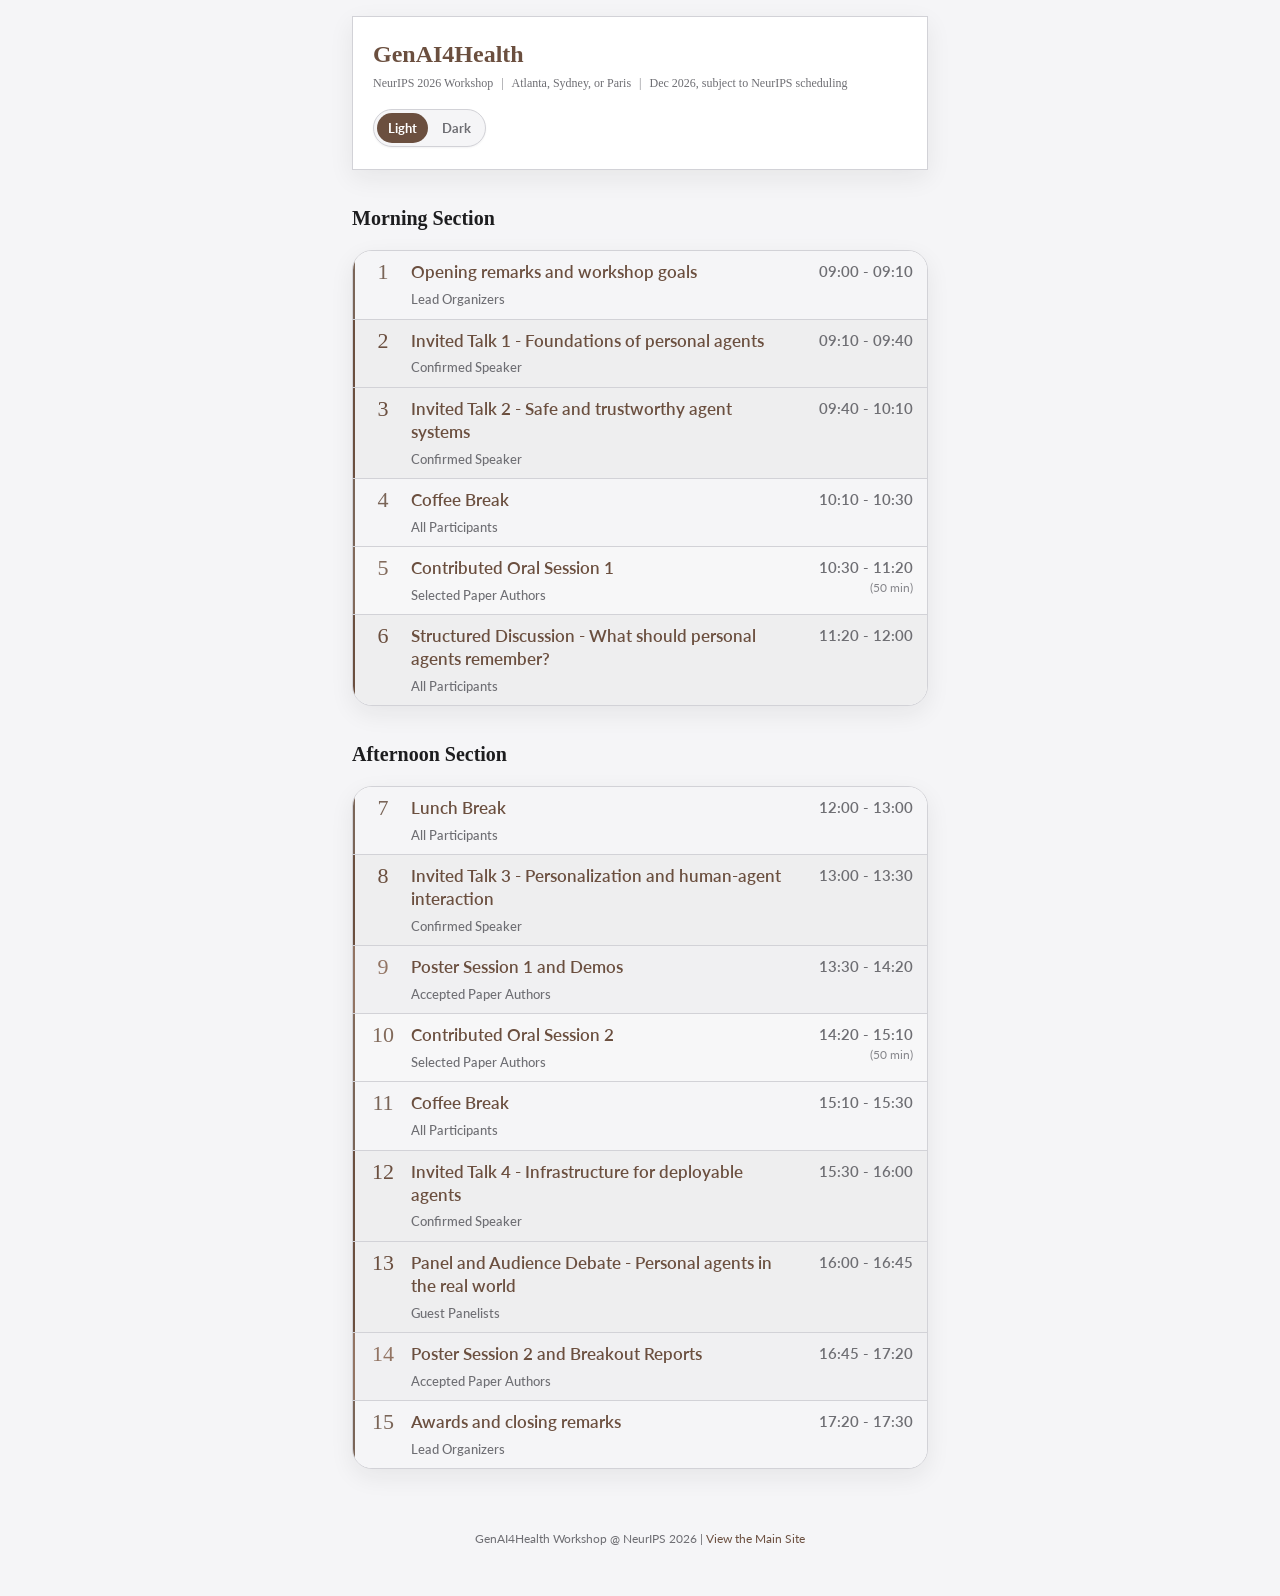
<file: schedule.html>
<!DOCTYPE html>
<html lang="en">

<head>
  <meta charset="UTF-8" />
  <meta name="viewport" content="width=device-width, initial-scale=1.0" />
  <title>Schedule - GenAI4Health Workshop @ NeurIPS 2026</title>
  <meta name="title" content="Schedule - GenAI4Health Workshop @ NeurIPS 2026">
  <meta name="description"
    content="Tentative schedule for the GenAI4Health Workshop at NeurIPS 2026">
  <!-- Open Graph / Facebook -->
  <meta property="og:type" content="website">
  <meta property="og:url" content="https://genai4health.github.io/genai4health2026_sourceCode-/schedule.html">
  <meta property="og:title" content="Schedule - GenAI4Health Workshop @ NeurIPS 2026">
  <meta property="og:description"
    content="Tentative schedule for the GenAI4Health Workshop at NeurIPS 2026">
  <meta property="og:image" content="https://genai4health.github.io/genai4health2026_sourceCode-/public/genai-health-hero.png">
  <!-- Twitter -->
  <meta name="twitter:card" content="summary_large_image">
  <meta name="twitter:url" content="https://genai4health.github.io/genai4health2026_sourceCode-/schedule.html">
  <meta name="twitter:title" content="Schedule - GenAI4Health Workshop @ NeurIPS 2026">
  <meta name="twitter:description"
    content="Tentative schedule for the GenAI4Health Workshop at NeurIPS 2026">
  <meta name="twitter:image" content="https://genai4health.github.io/genai4health2026_sourceCode-/public/genai-health-hero.png">
  <!-- Canonical -->
  <link rel="canonical" href="https://genai4health.github.io/genai4health2026_sourceCode-/schedule.html">
  <script>
    (function () {
      const key = 'genai4health-theme';
      const choice = ['light', 'dark'].includes(localStorage.getItem(key))
        ? localStorage.getItem(key)
        : 'light';
      const theme = choice;
      document.documentElement.dataset.theme = theme;
      document.documentElement.dataset.themeChoice = choice;
      document.documentElement.style.colorScheme = theme;
    })();
  </script>
  <link rel="icon" type="image/png" href="public/favicon.png">
  <!-- Google Fonts -->
  <link rel="preconnect" href="https://fonts.googleapis.com">
  <link rel="preconnect" href="https://fonts.gstatic.com" crossorigin>
  <link href="https://fonts.googleapis.com/css2?family=Lato:wght@400;600;700&family=Inter:wght@300;400;600&display=swap"
    rel="stylesheet">
  <style>
    :root {
      color-scheme: light;
      --background: #f5f5f7;
      --surface: #ffffff;
      --surface-muted: #f5f5f7;
      --surface-tint: #f0f0f2;
      --border: #d2d2d7;
      --text: #1d1d1f;
      --text-muted: #6e6e73;
      --text-subtle: #86868b;
      --accent: #6b4f3f;
      --accent-hover: #4f392d;
      --accent-contrast: #ffffff;
      --button: #6b4f3f;
      --button-hover: #4f392d;
      --focus-ring: rgba(107, 79, 63, 0.22);
      --shadow-sm: 0 1px 2px rgba(29, 29, 31, 0.05);
      --shadow-md: 0 8px 24px rgba(29, 29, 31, 0.07);
      --category-neutral: #7a6558;
      --category-invited: #6b4f3f;
      --category-poster: #927463;
      --category-lightning: #826a5b;
      --category-neutral-bg: #f5f5f7;
      --category-invited-bg: #eeeeef;
      --category-poster-bg: #f0f0f2;
      --category-lightning-bg: #f7f7f8;
      --neon-700: var(--accent);
      --neon-400: #927463;
      --gray-400: var(--border);
      --gray-600: var(--text-muted);
      --white: var(--surface);
      --bg-light: var(--background);
      --color-blue: var(--category-neutral);
      --color-purple: var(--category-invited);
      --color-orange: var(--category-poster);
      --color-green: var(--category-lightning);
      --color-blue-light: var(--category-neutral-bg);
      --color-purple-light: var(--category-invited-bg);
      --color-orange-light: var(--category-poster-bg);
      --color-green-light: var(--category-lightning-bg);
    }

    html[data-theme="dark"] {
      color-scheme: dark;
      --background: #000000;
      --surface: #1d1d1f;
      --surface-muted: #2c2c2e;
      --surface-tint: #242426;
      --border: #3a3a3c;
      --text: #f5f5f7;
      --text-muted: #a1a1a6;
      --text-subtle: #86868b;
      --accent: #d2b49c;
      --accent-hover: #e4c8b1;
      --accent-contrast: #241913;
      --button: #d2b49c;
      --button-hover: #e4c8b1;
      --focus-ring: rgba(210, 180, 156, 0.30);
      --shadow-sm: 0 1px 2px rgba(0, 0, 0, 0.35);
      --shadow-md: 0 12px 32px rgba(0, 0, 0, 0.30);
      --category-neutral: #b9967d;
      --category-invited: #d2b49c;
      --category-poster: #c7a58a;
      --category-lightning: #ad8d77;
      --category-neutral-bg: #161617;
      --category-invited-bg: #1d1d1f;
      --category-poster-bg: #242426;
      --category-lightning-bg: #202022;
    }

    * {
      margin: 0;
      padding: 0;
      box-sizing: border-box;
    }

    body {
      font-family: 'Lato', 'Inter', -apple-system, BlinkMacSystemFont, 'Segoe UI', Roboto, sans-serif;
      background-color: var(--background);
      color: var(--text);
      line-height: 1.6;
      -webkit-font-smoothing: antialiased;
      -moz-osx-font-smoothing: grayscale;
      transition: background-color 0.3s ease, color 0.3s ease;
    }

    .container {
      max-width: 600px;
      margin: 0 auto;
      padding: 16px 12px;
    }

    /* Header Styles */
    .header {
      background: var(--surface);
      border: 1px solid var(--border);
      box-shadow: var(--shadow-md);
      padding: 22px 20px;
      margin-bottom: 28px;
    }

    .header-title {
      font-family: 'Palatino', 'Palatino Linotype', serif;
      font-size: 24px;
      font-weight: bold;
      color: var(--accent);
      margin-bottom: 4px;
      line-height: 1.3;
    }

    .header-meta {
      display: flex;
      flex-wrap: wrap;
      gap: 8px;
      font-family: 'Palatino', 'Palatino Linotype', serif;
      font-size: 12px;
      color: var(--text-muted);
      align-items: center;
    }

    .header-meta-item {
      white-space: nowrap;
    }

    .header-meta-divider {
      color: var(--text-subtle);
    }

    .theme-switcher {
      display: inline-flex;
      align-items: center;
      gap: 2px;
      padding: 3px;
      margin-top: 16px;
      border: 1px solid var(--border);
      border-radius: 999px;
      background: var(--surface-muted);
      box-shadow: var(--shadow-sm);
    }

    .theme-option {
      display: inline-flex;
      align-items: center;
      justify-content: center;
      min-height: 30px;
      padding: 0.3rem 0.7rem;
      border: 0;
      border-radius: 999px;
      background: transparent;
      color: var(--text-muted);
      cursor: pointer;
      font: inherit;
      font-size: 13px;
      font-weight: 700;
      line-height: 1;
      transition: background-color 0.2s ease, color 0.2s ease, box-shadow 0.2s ease;
    }

    .theme-option:hover {
      color: var(--text);
      background: var(--surface);
    }

    .theme-option:focus-visible {
      outline: none;
      box-shadow: 0 0 0 3px var(--focus-ring);
    }

    .theme-option[aria-pressed="true"] {
      color: var(--accent-contrast);
      background: var(--button);
    }

    /* Section Styles */
    .section {
      margin-bottom: 28px;
    }

    .section-title {
      font-family: 'Palatino', 'Palatino Linotype', serif;
      font-size: 20px;
      font-weight: bold;
      color: var(--text);
      margin-bottom: 12px;
      padding: 4px 0;
    }

    /* Schedule List */
    .schedule-list {
      background: var(--surface);
      border: 1px solid var(--border);
      border-radius: 20px;
      box-shadow: var(--shadow-md);
      overflow: hidden;
    }

    .schedule-item {
      display: flex;
      border-top: 1px solid var(--border);
    }

    .schedule-item:first-child {
      border-top: none;
    }

    .schedule-item:last-child {
      border-bottom: none;
    }

    .schedule-number {
      width: 58px;
      flex-shrink: 0;
      padding: 8px 16px;
      border-left: 2px solid var(--neon-400);
      display: flex;
      align-items: flex-start;
      justify-content: center;
    }

    /* Opening, breaks, closing - blue */
    .schedule-item-opening,
    .schedule-item-break,
    .schedule-item-closing {
      background-color: var(--color-blue-light);
    }

    .schedule-item-opening .schedule-number,
    .schedule-item-break .schedule-number,
    .schedule-item-closing .schedule-number {
      border-left-color: var(--color-blue);
    }

    .schedule-item-opening .schedule-number-text,
    .schedule-item-break .schedule-number-text,
    .schedule-item-closing .schedule-number-text {
      color: var(--color-blue);
    }

    /* Invited talks, panel - purple */
    .schedule-item-invited,
    .schedule-item-panel {
      background-color: var(--color-purple-light);
    }

    .schedule-item-invited .schedule-number,
    .schedule-item-panel .schedule-number {
      border-left-color: var(--color-purple);
    }

    .schedule-item-invited .schedule-number-text,
    .schedule-item-panel .schedule-number-text {
      color: var(--color-purple);
    }

    /* Poster sessions */
    .schedule-item-poster {
      background-color: var(--color-orange-light);
    }

    .schedule-item-poster .schedule-number {
      border-left-color: var(--color-orange);
    }

    .schedule-item-poster .schedule-number-text {
      color: var(--color-orange);
    }

    /* Lightning oral - green */
    .schedule-item-lightning {
      background-color: var(--color-green-light);
    }

    .schedule-item-lightning .schedule-number {
      border-left-color: var(--color-green);
    }

    .schedule-item-lightning .schedule-number-text {
      color: var(--color-green);
    }

    .schedule-number-text {
      font-family: 'Palatino', 'Palatino Linotype', serif;
      font-size: 22px;
      color: var(--neon-400);
      line-height: 1.2;
      font-variant-numeric: tabular-nums;
    }

    .schedule-content {
      flex: 1;
      min-width: 0;
      padding: 10px 14px 10px 0;
      display: flex;
      flex-direction: column;
      gap: 6px;
    }

    .schedule-time {
      width: 132px;
      flex-shrink: 0;
      padding: 10px 14px 10px 0;
      display: flex;
      flex-direction: column;
      align-items: flex-end;
      justify-content: flex-start;
    }

    .schedule-time-text {
      font-family: 'Lato', sans-serif;
      font-size: 15px;
      font-weight: 600;
      color: var(--gray-600);
      line-height: 1.4;
      text-align: right;
      font-variant-numeric: tabular-nums;
    }

    .schedule-time-subtitle {
      font-family: 'Lato', sans-serif;
      font-size: 12px;
      font-weight: 400;
      color: var(--text-subtle);
      line-height: 1.4;
      text-align: right;
      margin-top: 2px;
      font-variant-numeric: tabular-nums;
    }

    .schedule-title {
      font-family: 'Lato', sans-serif;
      font-size: 17px;
      font-weight: 600;
      color: var(--accent);
      line-height: 1.35;
    }

    .schedule-meta {
      display: flex;
      flex-direction: row;
      align-items: center;
      gap: 4px;
    }

    .schedule-meta-icon {
      width: 8px;
      height: 8px;
      flex-shrink: 0;
    }

    .schedule-meta-text {
      font-family: 'Lato', sans-serif;
      font-size: 13px;
      font-weight: 500;
      color: var(--gray-600);
      line-height: 1.4;
    }

    /* Icon Styles - Clock */
    .icon-clock {
      position: relative;
      width: 8px;
      height: 8px;
      display: flex;
      align-items: center;
      justify-content: center;
    }

    .icon-clock svg {
      width: 100%;
      height: 100%;
    }

    /* Icon Styles - User */
    .icon-user {
      position: relative;
      width: 8px;
      height: 8px;
      display: flex;
      align-items: center;
      justify-content: center;
    }

    .icon-user svg {
      width: 100%;
      height: 100%;
    }

    /* Back Link */
    .back-link {
      display: inline-flex;
      align-items: center;
      gap: 8px;
      font-size: 14px;
      color: var(--accent);
      text-decoration: none;
      margin-bottom: 20px;
      font-weight: 600;
      transition: opacity 0.2s;
    }

    .back-link:hover {
      color: var(--accent-hover);
    }

    .back-link svg {
      width: 16px;
      height: 16px;
    }

    /* Responsive */
    @media (max-width: 480px) {
      .container {
        padding: 14px;
      }

      .header {
        padding: 20px 16px;
      }

      .header-title {
        font-size: 28px;
      }

      .schedule-item {
        flex-wrap: wrap;
      }

      .schedule-number {
        width: 44px;
        padding: 8px 10px;
      }

      .schedule-number-text {
        font-size: 18px;
      }

      .schedule-content {
        flex: 1 1 calc(100% - 44px);
        padding: 9px 10px 9px 0;
      }

      .schedule-title {
        font-size: 15px;
      }

      .schedule-time {
        width: auto;
        min-width: 0;
        padding: 0 10px 10px 0;
        margin-left: 44px;
        align-items: flex-start;
        flex-basis: calc(100% - 44px);
      }

      .schedule-time-text {
        font-size: 12.5px;
        text-align: left;
      }

      .schedule-time-subtitle {
        font-size: 11px;
        text-align: left;
      }
    }

    /* Footer */
    .footer {
      text-align: center;
      padding: 32px 20px;
      color: var(--text-muted);
      font-size: 12px;
    }

    .footer a {
      color: var(--accent);
      text-decoration: none;
    }

    .footer a:hover {
      text-decoration: underline;
    }
  </style>
</head>

<body>
  <div class="container">

    <div class="header">
      <h1 class="header-title">GenAI4Health</h1>
      <div class="header-meta">
        <span class="header-meta-item">NeurIPS 2026 Workshop</span>
        <span class="header-meta-divider">|</span>
        <span class="header-meta-item">Atlanta, Sydney, or Paris</span>
        <span class="header-meta-divider">|</span>
        <span class="header-meta-item">Dec 2026, subject to NeurIPS scheduling</span>
      </div>
      <div class="theme-switcher" role="group" aria-label="Theme">
        <button class="theme-option" type="button" data-theme-option="light" aria-pressed="false">Light</button>
        <button class="theme-option" type="button" data-theme-option="dark" aria-pressed="false">Dark</button>
      </div>
    </div>

    <div class="section">
      <h2 class="section-title">Morning Section</h2>
      <div class="schedule-list">
        <div class="schedule-item schedule-item-opening">
          <div class="schedule-number">
            <span class="schedule-number-text">1</span>
          </div>
          <div class="schedule-content">
            <div class="schedule-title">Opening remarks and workshop goals</div>
            <div class="schedule-meta">
              <span class="schedule-meta-text">Lead Organizers</span>
            </div>
          </div>
          <div class="schedule-time">
            <span class="schedule-time-text">09:00 - 09:10</span>
          </div>
        </div>

        <div class="schedule-item schedule-item-invited">
          <div class="schedule-number">
            <span class="schedule-number-text">2</span>
          </div>
          <div class="schedule-content">
            <div class="schedule-title">Invited Talk 1 - Foundations of personal agents</div>
            <div class="schedule-meta">
              <span class="schedule-meta-text">Confirmed Speaker</span>
            </div>
          </div>
          <div class="schedule-time">
            <span class="schedule-time-text">09:10 - 09:40</span>
          </div>
        </div>

        <div class="schedule-item schedule-item-invited">
          <div class="schedule-number">
            <span class="schedule-number-text">3</span>
          </div>
          <div class="schedule-content">
            <div class="schedule-title">Invited Talk 2 - Safe and trustworthy agent systems</div>
            <div class="schedule-meta">
              <span class="schedule-meta-text">Confirmed Speaker</span>
            </div>
          </div>
          <div class="schedule-time">
            <span class="schedule-time-text">09:40 - 10:10</span>
          </div>
        </div>

        <div class="schedule-item schedule-item-break">
          <div class="schedule-number">
            <span class="schedule-number-text">4</span>
          </div>
          <div class="schedule-content">
            <div class="schedule-title">Coffee Break</div>
            <div class="schedule-meta">
              <span class="schedule-meta-text">All Participants</span>
            </div>
          </div>
          <div class="schedule-time">
            <span class="schedule-time-text">10:10 - 10:30</span>
          </div>
        </div>

        <div class="schedule-item schedule-item-lightning">
          <div class="schedule-number">
            <span class="schedule-number-text">5</span>
          </div>
          <div class="schedule-content">
            <div class="schedule-title">Contributed Oral Session 1</div>
            <div class="schedule-meta">
              <span class="schedule-meta-text">Selected Paper Authors</span>
            </div>
          </div>
          <div class="schedule-time">
            <span class="schedule-time-text">10:30 - 11:20</span>
            <span class="schedule-time-subtitle">(50 min)</span>
          </div>
        </div>

        <div class="schedule-item schedule-item-panel">
          <div class="schedule-number">
            <span class="schedule-number-text">6</span>
          </div>
          <div class="schedule-content">
            <div class="schedule-title">Structured Discussion - What should personal agents remember?</div>
            <div class="schedule-meta">
              <span class="schedule-meta-text">All Participants</span>
            </div>
          </div>
          <div class="schedule-time">
            <span class="schedule-time-text">11:20 - 12:00</span>
          </div>
        </div>
      </div>
    </div>

    <div class="section">
      <h2 class="section-title">Afternoon Section</h2>
      <div class="schedule-list">
        <div class="schedule-item schedule-item-break">
          <div class="schedule-number">
            <span class="schedule-number-text">7</span>
          </div>
          <div class="schedule-content">
            <div class="schedule-title">Lunch Break</div>
            <div class="schedule-meta">
              <span class="schedule-meta-text">All Participants</span>
            </div>
          </div>
          <div class="schedule-time">
            <span class="schedule-time-text">12:00 - 13:00</span>
          </div>
        </div>

        <div class="schedule-item schedule-item-invited">
          <div class="schedule-number">
            <span class="schedule-number-text">8</span>
          </div>
          <div class="schedule-content">
            <div class="schedule-title">Invited Talk 3 - Personalization and human-agent interaction</div>
            <div class="schedule-meta">
              <span class="schedule-meta-text">Confirmed Speaker</span>
            </div>
          </div>
          <div class="schedule-time">
            <span class="schedule-time-text">13:00 - 13:30</span>
          </div>
        </div>

        <div class="schedule-item schedule-item-poster">
          <div class="schedule-number">
            <span class="schedule-number-text">9</span>
          </div>
          <div class="schedule-content">
            <div class="schedule-title">Poster Session 1 and Demos</div>
            <div class="schedule-meta">
              <span class="schedule-meta-text">Accepted Paper Authors</span>
            </div>
          </div>
          <div class="schedule-time">
            <span class="schedule-time-text">13:30 - 14:20</span>
          </div>
        </div>

        <div class="schedule-item schedule-item-lightning">
          <div class="schedule-number">
            <span class="schedule-number-text">10</span>
          </div>
          <div class="schedule-content">
            <div class="schedule-title">Contributed Oral Session 2</div>
            <div class="schedule-meta">
              <span class="schedule-meta-text">Selected Paper Authors</span>
            </div>
          </div>
          <div class="schedule-time">
            <span class="schedule-time-text">14:20 - 15:10</span>
            <span class="schedule-time-subtitle">(50 min)</span>
          </div>
        </div>

        <div class="schedule-item schedule-item-break">
          <div class="schedule-number">
            <span class="schedule-number-text">11</span>
          </div>
          <div class="schedule-content">
            <div class="schedule-title">Coffee Break</div>
            <div class="schedule-meta">
              <span class="schedule-meta-text">All Participants</span>
            </div>
          </div>
          <div class="schedule-time">
            <span class="schedule-time-text">15:10 - 15:30</span>
          </div>
        </div>

        <div class="schedule-item schedule-item-invited">
          <div class="schedule-number">
            <span class="schedule-number-text">12</span>
          </div>
          <div class="schedule-content">
            <div class="schedule-title">Invited Talk 4 - Infrastructure for deployable agents</div>
            <div class="schedule-meta">
              <span class="schedule-meta-text">Confirmed Speaker</span>
            </div>
          </div>
          <div class="schedule-time">
            <span class="schedule-time-text">15:30 - 16:00</span>
          </div>
        </div>

        <div class="schedule-item schedule-item-panel">
          <div class="schedule-number">
            <span class="schedule-number-text">13</span>
          </div>
          <div class="schedule-content">
            <div class="schedule-title">Panel and Audience Debate - Personal agents in the real world</div>
            <div class="schedule-meta">
              <span class="schedule-meta-text">Guest Panelists</span>
            </div>
          </div>
          <div class="schedule-time">
            <span class="schedule-time-text">16:00 - 16:45</span>
          </div>
        </div>

        <div class="schedule-item schedule-item-poster">
          <div class="schedule-number">
            <span class="schedule-number-text">14</span>
          </div>
          <div class="schedule-content">
            <div class="schedule-title">Poster Session 2 and Breakout Reports</div>
            <div class="schedule-meta">
              <span class="schedule-meta-text">Accepted Paper Authors</span>
            </div>
          </div>
          <div class="schedule-time">
            <span class="schedule-time-text">16:45 - 17:20</span>
          </div>
        </div>

        <div class="schedule-item schedule-item-closing">
          <div class="schedule-number">
            <span class="schedule-number-text">15</span>
          </div>
          <div class="schedule-content">
            <div class="schedule-title">Awards and closing remarks</div>
            <div class="schedule-meta">
              <span class="schedule-meta-text">Lead Organizers</span>
            </div>
          </div>
          <div class="schedule-time">
            <span class="schedule-time-text">17:20 - 17:30</span>
          </div>
        </div>
      </div>
    </div>

    <div class="footer">
      <p>GenAI4Health Workshop @ NeurIPS 2026 | <a href="index.html">View the Main Site</a></p>
    </div>
  </div>
  <script src="styles/js/main.js"></script>
</body>

</html>
</file>
